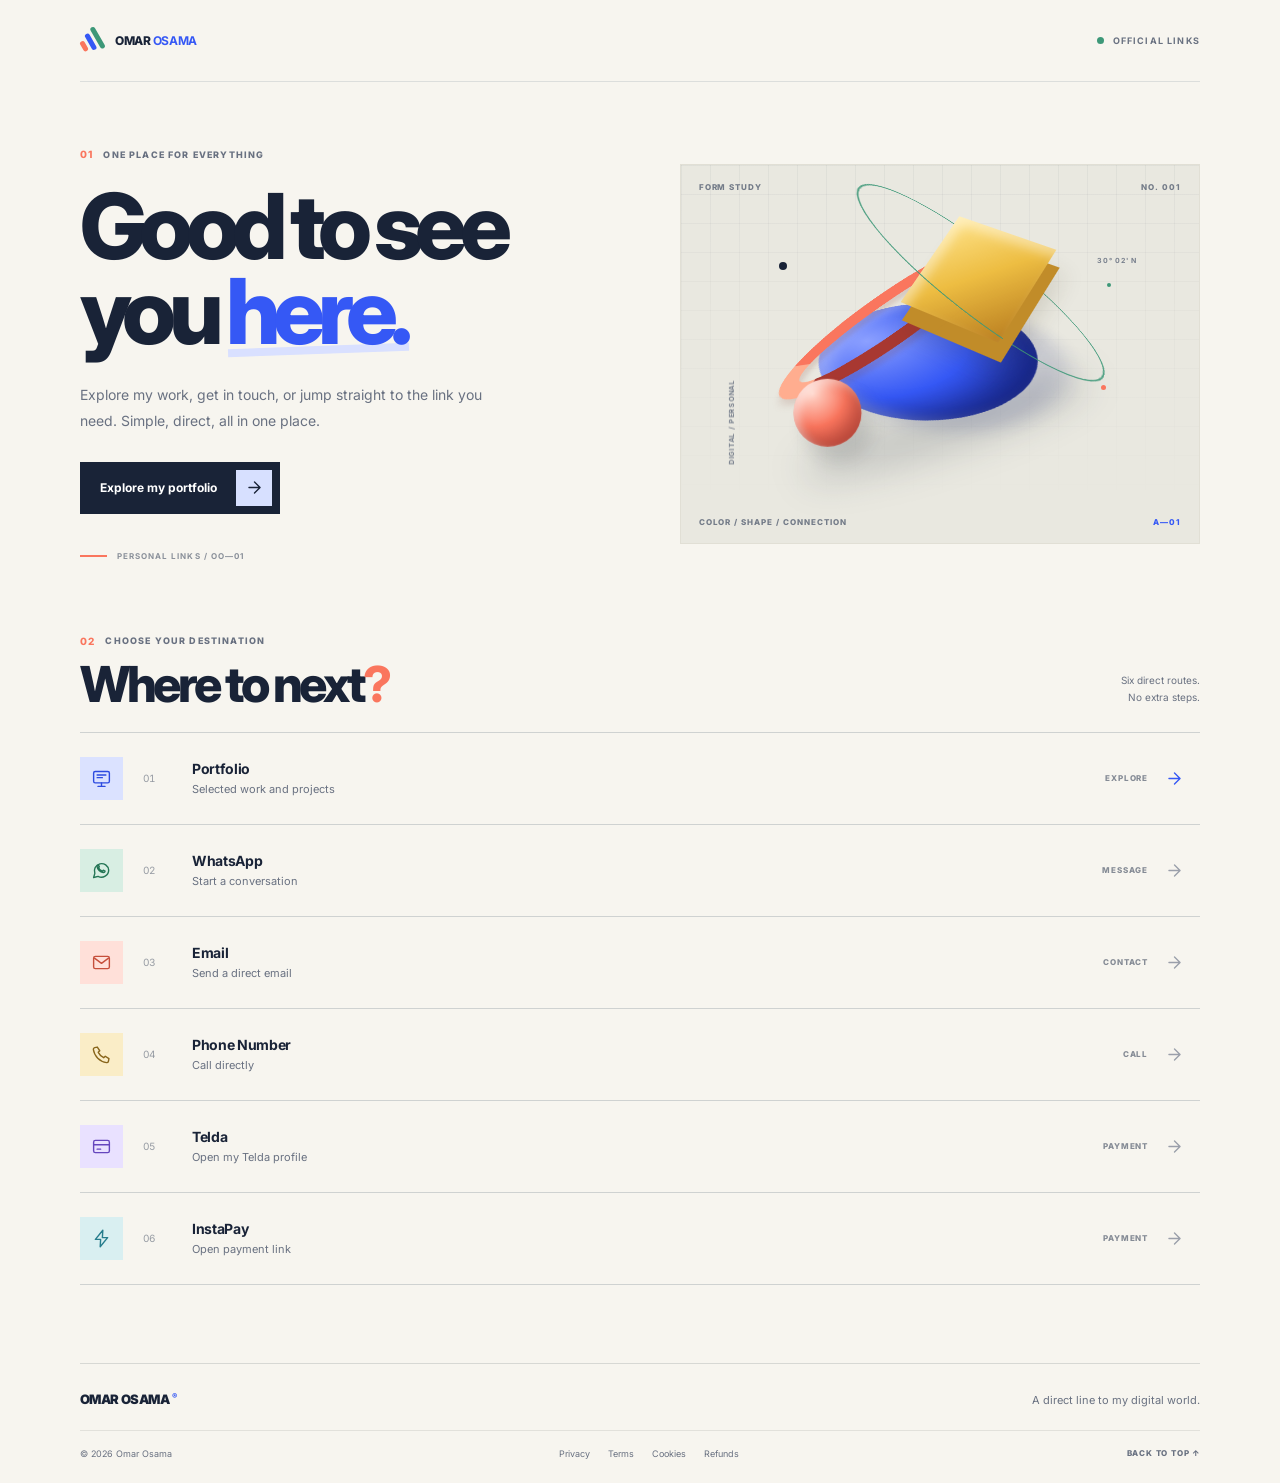
<file: index.html>
<!doctype html>
<html lang="en">
<head>
  <meta charset="utf-8">
  <meta name="viewport" content="width=device-width, initial-scale=1, viewport-fit=cover">
  <title>Omar Osama | Official Links</title>
  <meta name="description" content="Explore Omar Osama's portfolio and official contact links in one place.">
  <meta name="robots" content="index, follow">
  <meta name="theme-color" content="#f7f5ef">
  <link rel="canonical" href="https://omar-osama-ali.github.io/Link-Hub/">
  <meta property="og:type" content="website">
  <meta property="og:title" content="Omar Osama | Official Links">
  <meta property="og:description" content="Portfolio, contact details, and useful links for Omar Osama.">
  <meta property="og:url" content="https://omar-osama-ali.github.io/Link-Hub/">
  <link rel="icon" type="image/svg+xml" href="favicon.svg">
  <link rel="preconnect" href="https://fonts.googleapis.com">
  <link rel="preconnect" href="https://fonts.gstatic.com" crossorigin>
  <link href="https://fonts.googleapis.com/css2?family=Inter:wght@400;500;600;700;800;900&display=swap" rel="stylesheet">
  <link rel="stylesheet" href="style.css">
</head>
<body>
  <a class="skip-link" href="#main">Skip to content</a>

  <div class="page-shell">
    <header class="site-header" id="top">
      <a class="brand" href="#top" aria-label="Omar Osama home">
        <span class="brand-symbol" aria-hidden="true"><span></span><span></span><span></span></span>
        <span>OMAR <b>OSAMA</b></span>
      </a>
      <span class="header-note"><span class="status-dot" aria-hidden="true"></span> OFFICIAL LINKS</span>
    </header>

    <main id="main">
      <section class="hero" aria-labelledby="hero-title">
        <div class="hero-copy">
          <p class="eyebrow"><span class="eyebrow-number">01</span> ONE PLACE FOR EVERYTHING</p>
          <h1 id="hero-title">Good to see<br>you <span class="title-highlight">here.</span></h1>
          <p class="hero-description">Explore my work, get in touch, or jump straight to the link you need. Simple, direct, all in one place.</p>
          <a class="hero-cta" href="https://omar-osama-ali.github.io/" target="_blank" rel="noopener noreferrer">
            <span>Explore my portfolio</span>
            <span class="cta-arrow" aria-hidden="true">
              <svg viewBox="0 0 24 24"><path d="M5 12h13M12 5l7 7-7 7"/></svg>
            </span>
          </a>
          <div class="hero-caption"><span class="caption-line"></span><span>PERSONAL LINKS / OO—01</span></div>
        </div>

        <div class="art-panel" aria-label="Abstract three-dimensional colorful sculpture">
          <div class="art-panel-top"><span>FORM STUDY</span><span>NO. 001</span></div>
          <div class="art-scene" id="art-scene">
            <div class="art-shadow"></div>
            <div class="shape shape-disc"></div>
            <div class="shape shape-ring"></div>
            <div class="shape shape-block"></div>
            <div class="shape shape-orbit"></div>
            <div class="shape shape-ball"></div>
            <div class="art-spark spark-a"></div>
            <div class="art-spark spark-b"></div>
            <div class="art-spark spark-c"></div>
            <span class="art-coordinate coordinate-a">30° 02' N</span>
            <span class="art-coordinate coordinate-b">DIGITAL / PERSONAL</span>
          </div>
          <div class="art-panel-bottom"><span>COLOR / SHAPE / CONNECTION</span><span class="art-index">A—01</span></div>
        </div>
      </section>

      <section class="destinations" aria-labelledby="destinations-title">
        <div class="section-heading">
          <div>
            <p class="eyebrow"><span class="eyebrow-number">02</span> CHOOSE YOUR DESTINATION</p>
            <h2 id="destinations-title">Where to next<span class="period">?</span></h2>
          </div>
          <p class="section-aside">Six direct routes.<br>No extra steps.</p>
        </div>

        <nav class="link-list" aria-label="Official links">
          <a class="link-row portfolio-row" href="https://omar-osama-ali.github.io/" target="_blank" rel="noopener noreferrer" data-link-name="portfolio">
            <span class="row-icon icon-blue" aria-hidden="true"><svg viewBox="0 0 24 24"><rect x="3" y="4" width="18" height="13" rx="1.8"/><path d="M8 21h8M12 17v4M7 8h10M7 11h6"/></svg></span>
            <span class="row-number">01</span>
            <span class="row-copy"><strong>Portfolio</strong><small>Selected work and projects</small></span>
            <span class="row-type">EXPLORE</span>
            <span class="row-arrow" aria-hidden="true"><svg viewBox="0 0 24 24"><path d="M5 12h13M12 5l7 7-7 7"/></svg></span>
          </a>

          <a class="link-row" href="https://wa.me/201200140223" target="_blank" rel="noopener noreferrer" data-link-name="whatsapp">
            <span class="row-icon icon-green" aria-hidden="true"><svg viewBox="0 0 24 24"><path d="M20.2 11.5a8.2 8.2 0 0 1-12.1 7.2L3 20l1.4-4.7a8.2 8.2 0 1 1 15.8-3.8Z"/><path d="M8.5 8.2c.5 2.4 2 3.9 4.4 4.6l1.2-1.1 2 .9c-.2 1.1-1.1 1.8-2.2 1.7-3.5-.4-6.6-3.5-6.9-6.6-.1-1 .6-1.9 1.6-2l.9 2-1 1.1Z"/></svg></span>
            <span class="row-number">02</span>
            <span class="row-copy"><strong>WhatsApp</strong><small>Start a conversation</small></span>
            <span class="row-type">MESSAGE</span>
            <span class="row-arrow" aria-hidden="true"><svg viewBox="0 0 24 24"><path d="M5 12h13M12 5l7 7-7 7"/></svg></span>
          </a>

          <a class="link-row" href="mailto:omar.osama2011@yahoo.com" data-link-name="email">
            <span class="row-icon icon-coral" aria-hidden="true"><svg viewBox="0 0 24 24"><rect x="3" y="5" width="18" height="14" rx="2"/><path d="m4 7 8 6 8-6"/></svg></span>
            <span class="row-number">03</span>
            <span class="row-copy"><strong>Email</strong><small>Send a direct email</small></span>
            <span class="row-type">CONTACT</span>
            <span class="row-arrow" aria-hidden="true"><svg viewBox="0 0 24 24"><path d="M5 12h13M12 5l7 7-7 7"/></svg></span>
          </a>

          <a class="link-row" href="tel:+201200140223" data-link-name="phone">
            <span class="row-icon icon-yellow" aria-hidden="true"><svg viewBox="0 0 24 24"><path d="M7.2 3.5 10 7.7 8.3 9.5a14.2 14.2 0 0 0 6.2 6.2l1.8-1.7 4.2 2.8-.6 3a2 2 0 0 1-2.2 1.5A17.8 17.8 0 0 1 2.7 6.3a2 2 0 0 1 1.5-2.2l3-.6Z"/></svg></span>
            <span class="row-number">04</span>
            <span class="row-copy"><strong>Phone Number</strong><small>Call directly</small></span>
            <span class="row-type">CALL</span>
            <span class="row-arrow" aria-hidden="true"><svg viewBox="0 0 24 24"><path d="M5 12h13M12 5l7 7-7 7"/></svg></span>
          </a>

          <a class="link-row" href="https://telda.me/omarosama2011" target="_blank" rel="noopener noreferrer" data-link-name="telda">
            <span class="row-icon icon-violet" aria-hidden="true"><svg viewBox="0 0 24 24"><rect x="3" y="5" width="18" height="14" rx="2"/><path d="M3 10h18M7 15h4"/></svg></span>
            <span class="row-number">05</span>
            <span class="row-copy"><strong>Telda</strong><small>Open my Telda profile</small></span>
            <span class="row-type">PAYMENT</span>
            <span class="row-arrow" aria-hidden="true"><svg viewBox="0 0 24 24"><path d="M5 12h13M12 5l7 7-7 7"/></svg></span>
          </a>

          <a class="link-row" href="https://ipn.eg/S/omar.osama2011/instapay/8AsH4D" target="_blank" rel="noopener noreferrer" data-link-name="instapay">
            <span class="row-icon icon-cyan" aria-hidden="true"><svg viewBox="0 0 24 24"><path d="M13.5 2.5 5 13h6l-.5 8.5L19 11h-6l.5-8.5Z"/></svg></span>
            <span class="row-number">06</span>
            <span class="row-copy"><strong>InstaPay</strong><small>Open payment link</small></span>
            <span class="row-type">PAYMENT</span>
            <span class="row-arrow" aria-hidden="true"><svg viewBox="0 0 24 24"><path d="M5 12h13M12 5l7 7-7 7"/></svg></span>
          </a>
        </nav>
      </section>
    </main>

    <footer class="site-footer">
      <div class="footer-main">
        <a class="footer-brand" href="#top">OMAR OSAMA<span>®</span></a>
        <p>A direct line to my digital world.</p>
      </div>
      <div class="footer-bottom">
        <span>© <span id="year">2026</span> Omar Osama</span>
        <nav class="legal-links" aria-label="Legal information">
          <a href="privacy.html">Privacy</a>
          <a href="terms.html">Terms</a>
          <a href="cookies.html">Cookies</a>
          <a href="refunds.html">Refunds</a>
        </nav>
        <a class="back-top" href="#top">BACK TO TOP ↑</a>
      </div>
    </footer>
  </div>

  <div class="cookie-notice" id="cookie-notice" role="dialog" aria-live="polite" aria-label="Analytics consent" hidden>
    <div><strong>Optional analytics</strong><p>This site can use Google Analytics only if you choose to allow it. No analytics are loaded by default.</p></div>
    <div class="cookie-actions"><button type="button" class="cookie-accept" id="cookie-accept">Allow analytics</button><button type="button" class="cookie-reject" id="cookie-reject">No thanks</button></div>
  </div>

  <script src="script.js"></script>
</body>
</html>
</file>
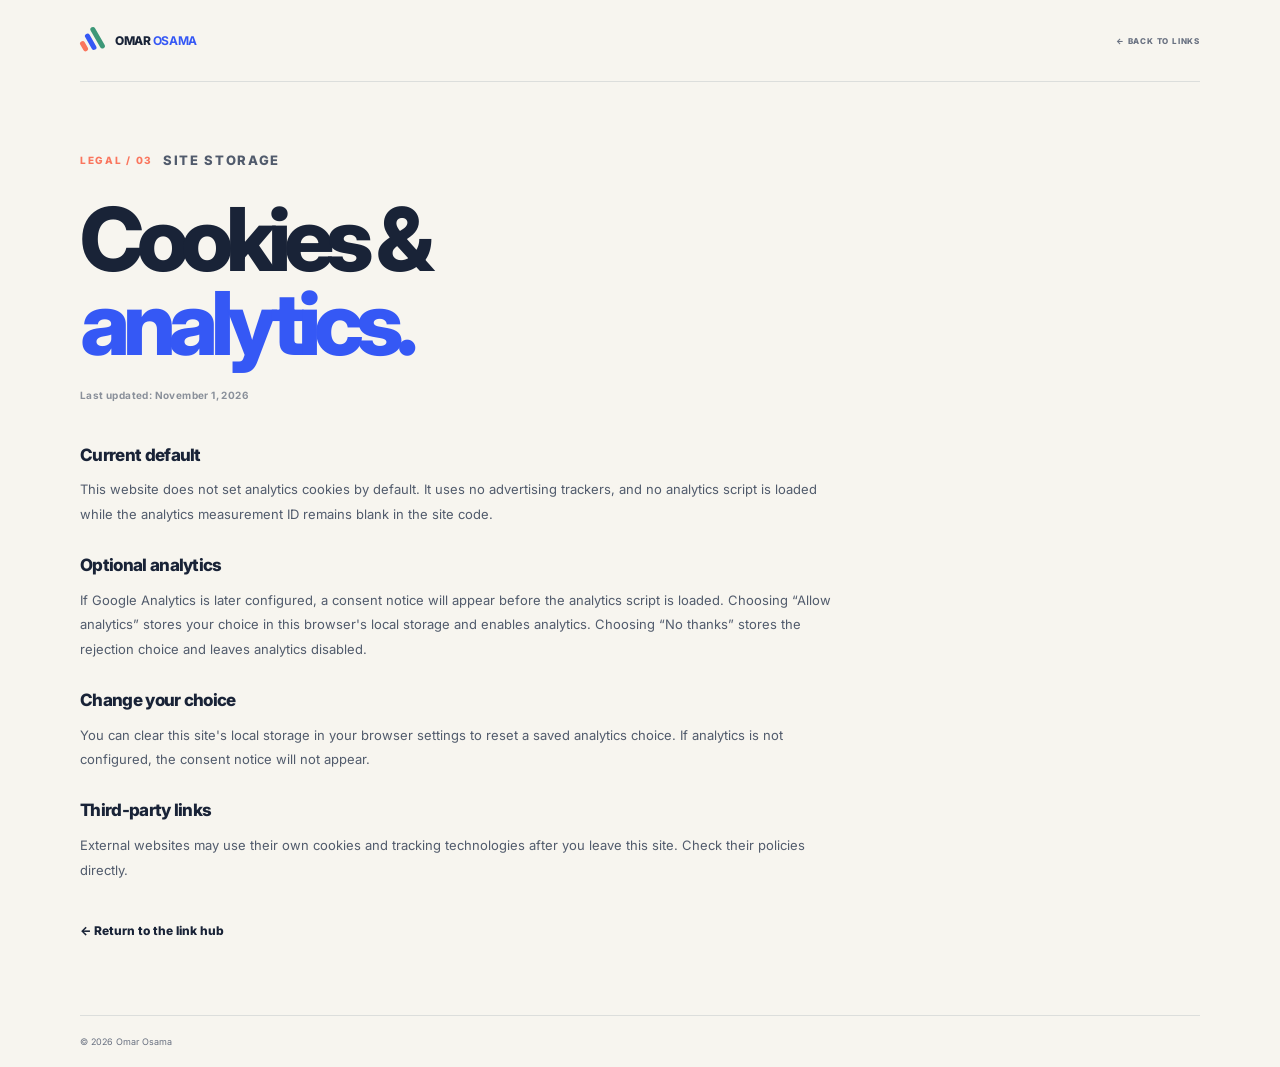
<file: cookies.html>
<!doctype html>
<html lang="en"><head><meta charset="utf-8"><meta name="viewport" content="width=device-width, initial-scale=1"><meta name="theme-color" content="#f7f5ef"><title>Cookies | Omar Osama</title><meta name="description" content="Cookie and local storage information for the Omar Osama link hub."><link rel="icon" type="image/svg+xml" href="favicon.svg"><link rel="stylesheet" href="style.css"></head>
<body><div class="page-shell legal-page"><header class="site-header"><a class="brand" href="index.html"><span class="brand-symbol" aria-hidden="true"><span></span><span></span><span></span></span><span>OMAR <b>OSAMA</b></span></a><a class="back-top" href="index.html">← BACK TO LINKS</a></header><main class="legal-content"><p class="eyebrow"><span class="eyebrow-number">LEGAL / 03</span> SITE STORAGE</p><h1>Cookies &<br><span class="title-highlight">analytics.</span></h1><p class="legal-updated">Last updated: November 1, 2026</p><h2>Current default</h2><p>This website does not set analytics cookies by default. It uses no advertising trackers, and no analytics script is loaded while the analytics measurement ID remains blank in the site code.</p><h2>Optional analytics</h2><p>If Google Analytics is later configured, a consent notice will appear before the analytics script is loaded. Choosing “Allow analytics” stores your choice in this browser's local storage and enables analytics. Choosing “No thanks” stores the rejection choice and leaves analytics disabled.</p><h2>Change your choice</h2><p>You can clear this site's local storage in your browser settings to reset a saved analytics choice. If analytics is not configured, the consent notice will not appear.</p><h2>Third-party links</h2><p>External websites may use their own cookies and tracking technologies after you leave this site. Check their policies directly.</p><a class="legal-home" href="index.html">← Return to the link hub</a></main><footer class="legal-footer">© <span class="current-year">2026</span> Omar Osama</footer></div><script>document.querySelectorAll('.current-year').forEach(e=>e.textContent=new Date().getFullYear())</script></body></html>
</file>
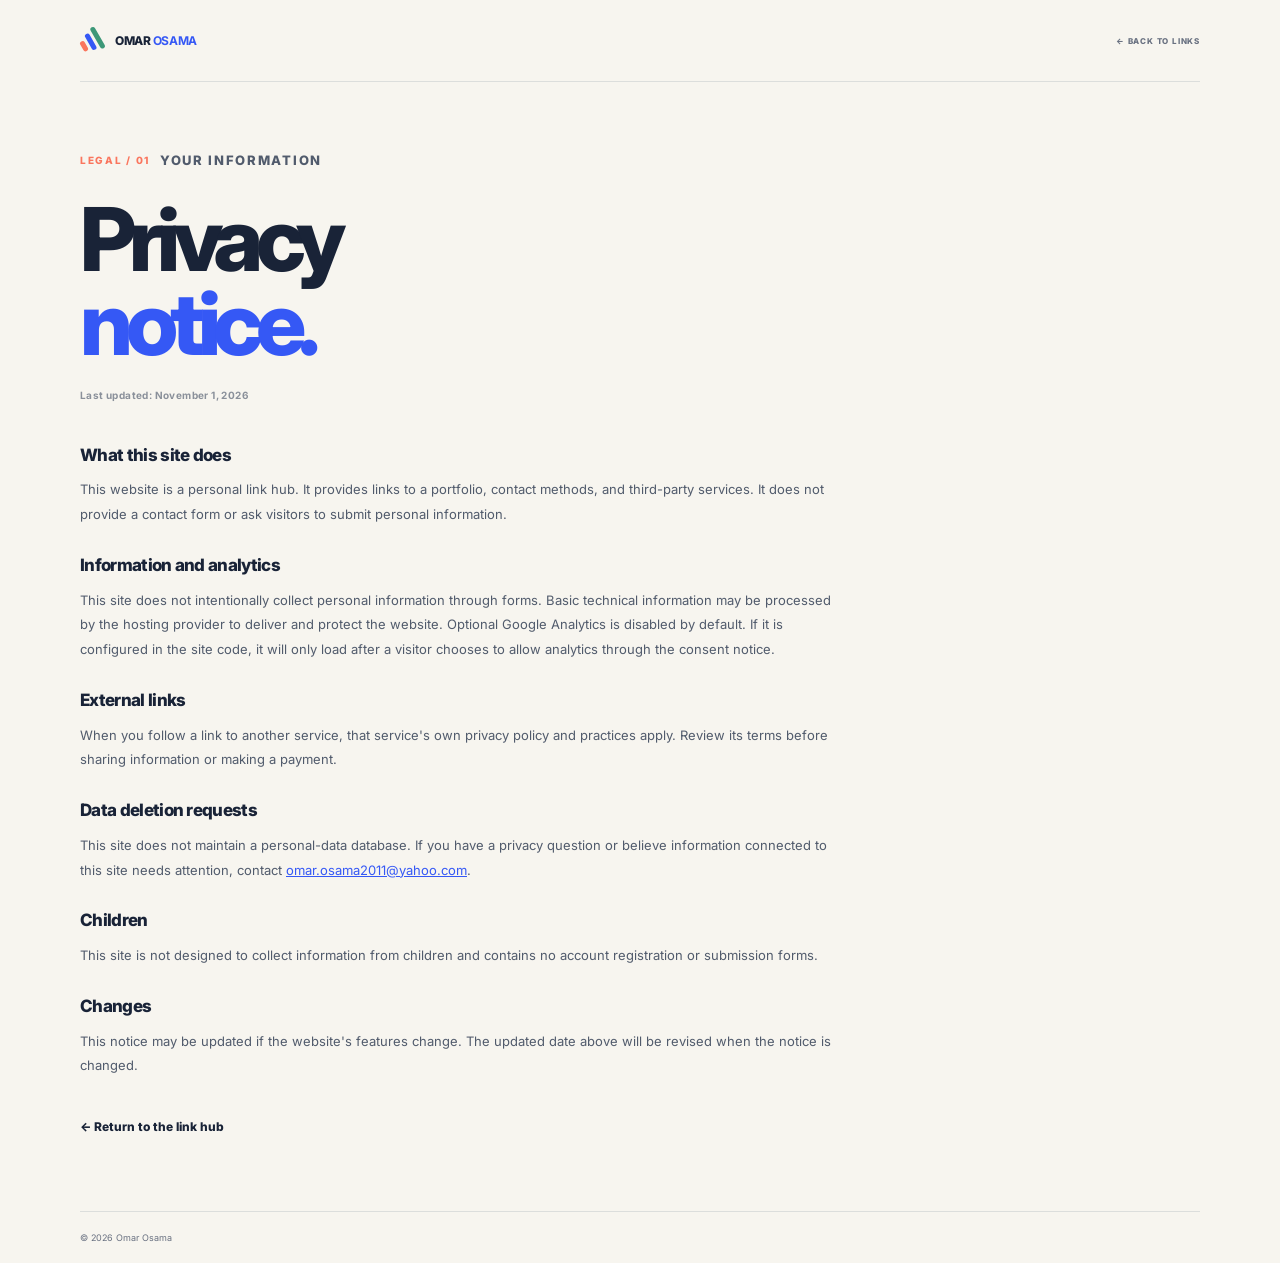
<file: privacy.html>
<!doctype html>
<html lang="en"><head><meta charset="utf-8"><meta name="viewport" content="width=device-width, initial-scale=1"><meta name="theme-color" content="#f7f5ef"><title>Privacy | Omar Osama</title><meta name="description" content="Privacy information for the Omar Osama link hub."><link rel="icon" type="image/svg+xml" href="favicon.svg"><link rel="stylesheet" href="style.css"></head>
<body><div class="page-shell legal-page"><header class="site-header"><a class="brand" href="index.html"><span class="brand-symbol" aria-hidden="true"><span></span><span></span><span></span></span><span>OMAR <b>OSAMA</b></span></a><a class="back-top" href="index.html">← BACK TO LINKS</a></header><main class="legal-content"><p class="eyebrow"><span class="eyebrow-number">LEGAL / 01</span> YOUR INFORMATION</p><h1>Privacy<br><span class="title-highlight">notice.</span></h1><p class="legal-updated">Last updated: November 1, 2026</p><h2>What this site does</h2><p>This website is a personal link hub. It provides links to a portfolio, contact methods, and third-party services. It does not provide a contact form or ask visitors to submit personal information.</p><h2>Information and analytics</h2><p>This site does not intentionally collect personal information through forms. Basic technical information may be processed by the hosting provider to deliver and protect the website. Optional Google Analytics is disabled by default. If it is configured in the site code, it will only load after a visitor chooses to allow analytics through the consent notice.</p><h2>External links</h2><p>When you follow a link to another service, that service's own privacy policy and practices apply. Review its terms before sharing information or making a payment.</p><h2>Data deletion requests</h2><p>This site does not maintain a personal-data database. If you have a privacy question or believe information connected to this site needs attention, contact <a href="mailto:omar.osama2011@yahoo.com">omar.osama2011@yahoo.com</a>.</p><h2>Children</h2><p>This site is not designed to collect information from children and contains no account registration or submission forms.</p><h2>Changes</h2><p>This notice may be updated if the website's features change. The updated date above will be revised when the notice is changed.</p><a class="legal-home" href="index.html">← Return to the link hub</a></main><footer class="legal-footer">© <span class="current-year">2026</span> Omar Osama</footer></div><script>document.querySelectorAll('.current-year').forEach(e=>e.textContent=new Date().getFullYear())</script></body></html>
</file>
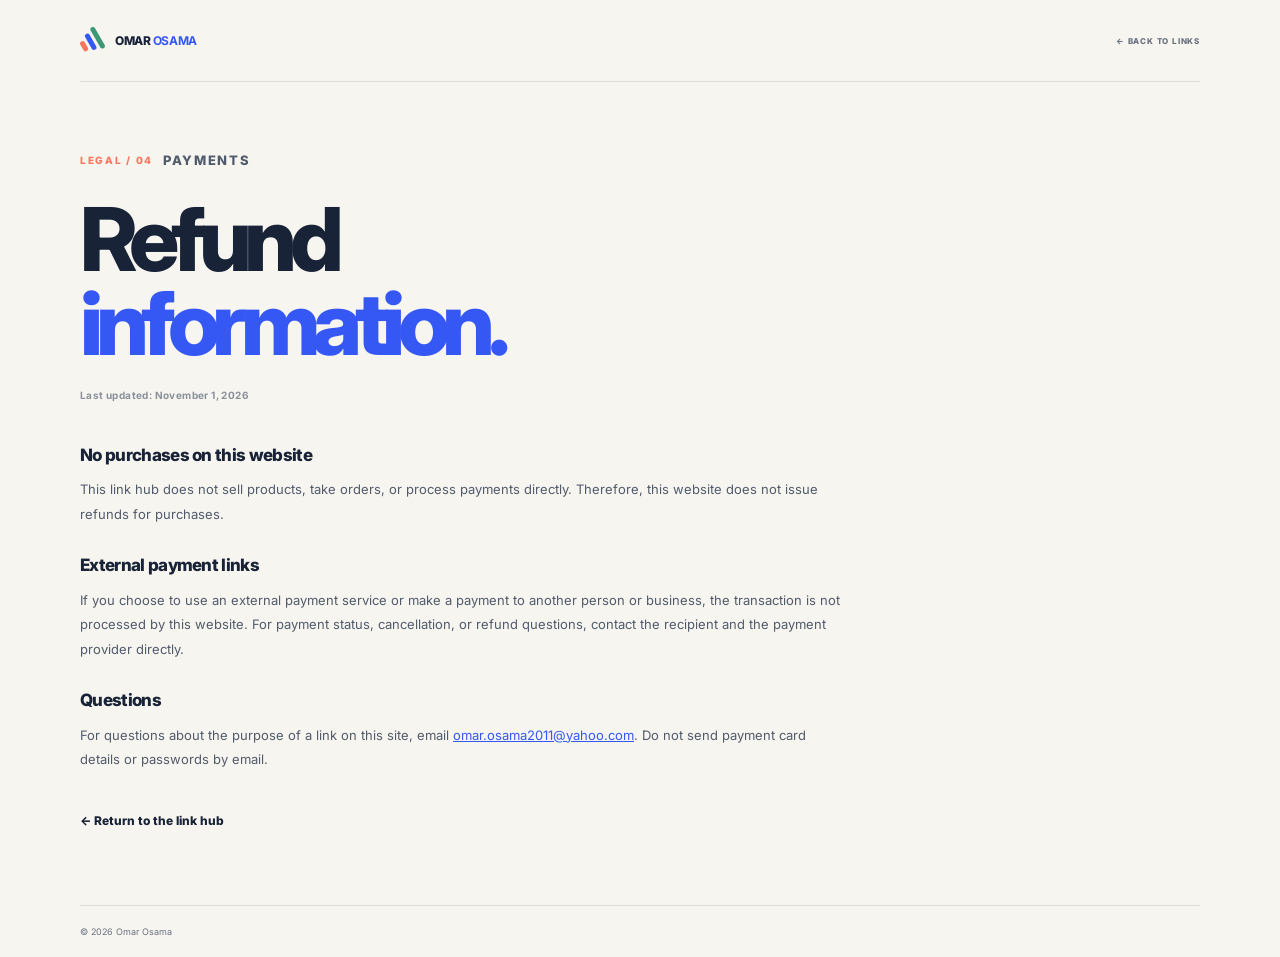
<file: refunds.html>
<!doctype html>
<html lang="en"><head><meta charset="utf-8"><meta name="viewport" content="width=device-width, initial-scale=1"><meta name="theme-color" content="#f7f5ef"><title>Refund Information | Omar Osama</title><meta name="description" content="Refund information for the Omar Osama link hub."><link rel="icon" type="image/svg+xml" href="favicon.svg"><link rel="stylesheet" href="style.css"></head>
<body><div class="page-shell legal-page"><header class="site-header"><a class="brand" href="index.html"><span class="brand-symbol" aria-hidden="true"><span></span><span></span><span></span></span><span>OMAR <b>OSAMA</b></span></a><a class="back-top" href="index.html">← BACK TO LINKS</a></header><main class="legal-content"><p class="eyebrow"><span class="eyebrow-number">LEGAL / 04</span> PAYMENTS</p><h1>Refund<br><span class="title-highlight">information.</span></h1><p class="legal-updated">Last updated: November 1, 2026</p><h2>No purchases on this website</h2><p>This link hub does not sell products, take orders, or process payments directly. Therefore, this website does not issue refunds for purchases.</p><h2>External payment links</h2><p>If you choose to use an external payment service or make a payment to another person or business, the transaction is not processed by this website. For payment status, cancellation, or refund questions, contact the recipient and the payment provider directly.</p><h2>Questions</h2><p>For questions about the purpose of a link on this site, email <a href="mailto:omar.osama2011@yahoo.com">omar.osama2011@yahoo.com</a>. Do not send payment card details or passwords by email.</p><a class="legal-home" href="index.html">← Return to the link hub</a></main><footer class="legal-footer">© <span class="current-year">2026</span> Omar Osama</footer></div><script>document.querySelectorAll('.current-year').forEach(e=>e.textContent=new Date().getFullYear())</script></body></html>
</file>
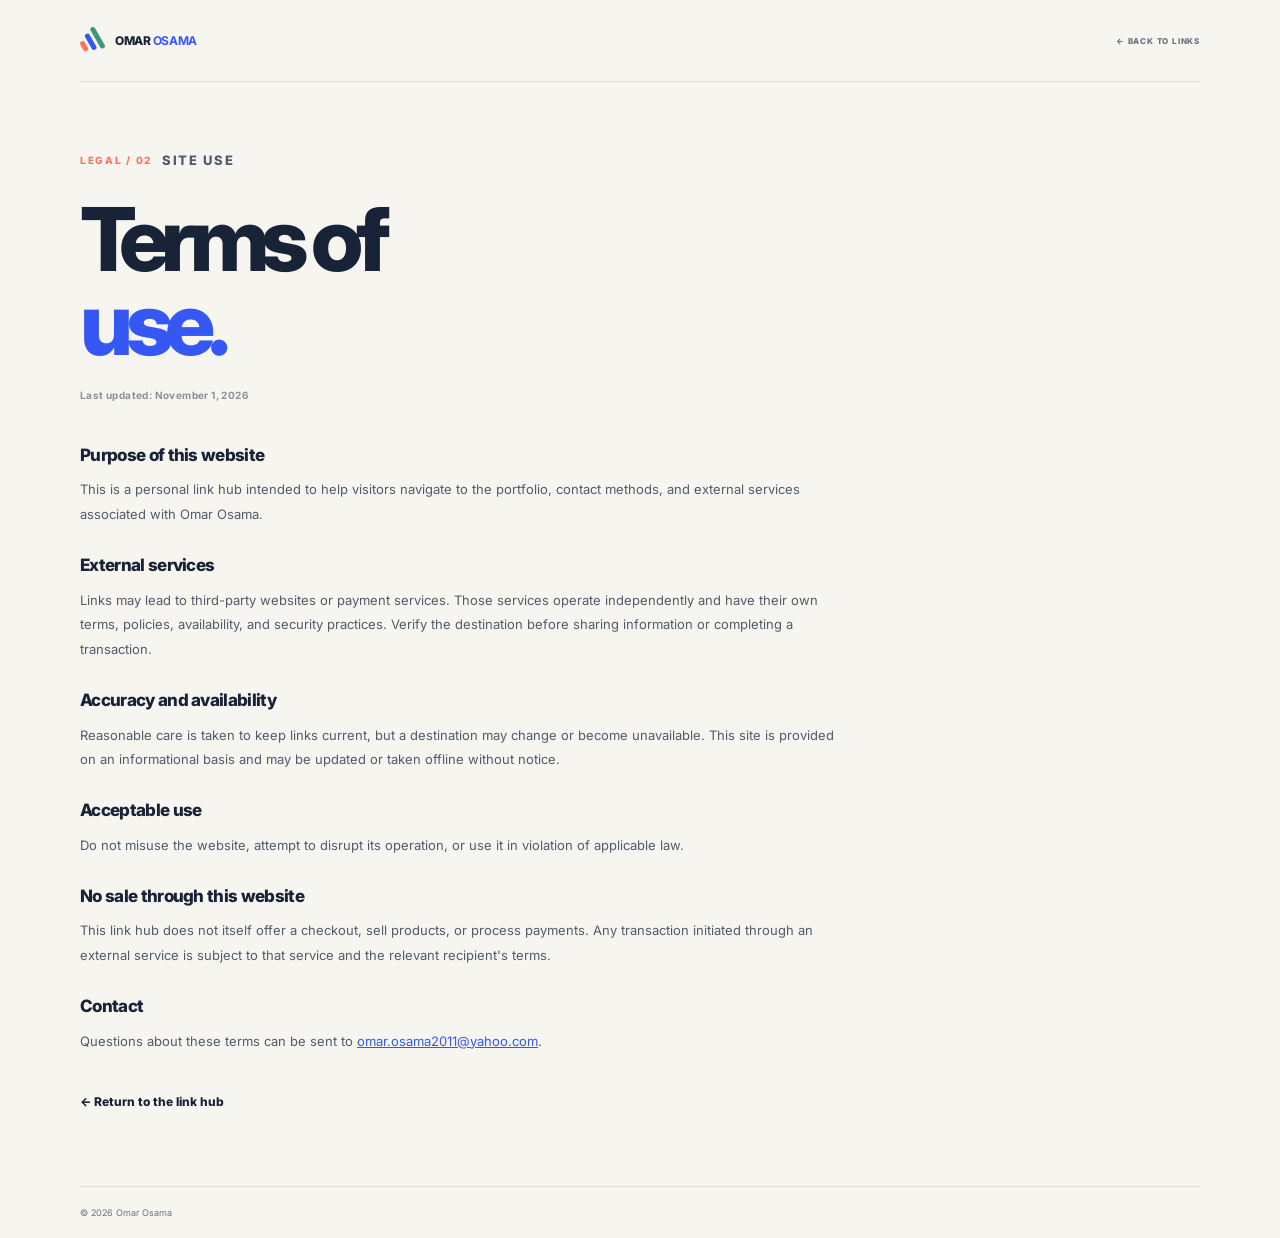
<file: terms.html>
<!doctype html>
<html lang="en"><head><meta charset="utf-8"><meta name="viewport" content="width=device-width, initial-scale=1"><meta name="theme-color" content="#f7f5ef"><title>Terms | Omar Osama</title><meta name="description" content="Terms of use for the Omar Osama link hub."><link rel="icon" type="image/svg+xml" href="favicon.svg"><link rel="stylesheet" href="style.css"></head>
<body><div class="page-shell legal-page"><header class="site-header"><a class="brand" href="index.html"><span class="brand-symbol" aria-hidden="true"><span></span><span></span><span></span></span><span>OMAR <b>OSAMA</b></span></a><a class="back-top" href="index.html">← BACK TO LINKS</a></header><main class="legal-content"><p class="eyebrow"><span class="eyebrow-number">LEGAL / 02</span> SITE USE</p><h1>Terms of<br><span class="title-highlight">use.</span></h1><p class="legal-updated">Last updated: November 1, 2026</p><h2>Purpose of this website</h2><p>This is a personal link hub intended to help visitors navigate to the portfolio, contact methods, and external services associated with Omar Osama.</p><h2>External services</h2><p>Links may lead to third-party websites or payment services. Those services operate independently and have their own terms, policies, availability, and security practices. Verify the destination before sharing information or completing a transaction.</p><h2>Accuracy and availability</h2><p>Reasonable care is taken to keep links current, but a destination may change or become unavailable. This site is provided on an informational basis and may be updated or taken offline without notice.</p><h2>Acceptable use</h2><p>Do not misuse the website, attempt to disrupt its operation, or use it in violation of applicable law.</p><h2>No sale through this website</h2><p>This link hub does not itself offer a checkout, sell products, or process payments. Any transaction initiated through an external service is subject to that service and the relevant recipient's terms.</p><h2>Contact</h2><p>Questions about these terms can be sent to <a href="mailto:omar.osama2011@yahoo.com">omar.osama2011@yahoo.com</a>.</p><a class="legal-home" href="index.html">← Return to the link hub</a></main><footer class="legal-footer">© <span class="current-year">2026</span> Omar Osama</footer></div><script>document.querySelectorAll('.current-year').forEach(e=>e.textContent=new Date().getFullYear())</script></body></html>
</file>
<file: style.css>
@import url('https://fonts.googleapis.com/css2?family=Inter:wght@400;500;600;700;800;900&display=swap');

:root {
  color-scheme: light;
  --paper: #f7f5ef;
  --paper-deep: #efede5;
  --ink: #192337;
  --muted: #697181;
  --soft: #8a909a;
  --line: #dcdedc;
  --blue: #3558f5;
  --coral: #fa765e;
  --green: #3d9878;
  --yellow: #e9b93f;
  --violet: #8b70db;
  --cyan: #3e9eb4;
  --font: "Inter", -apple-system, BlinkMacSystemFont, "Segoe UI", sans-serif;
  --ease: cubic-bezier(.2,.75,.25,1);
}
*, *::before, *::after { box-sizing: border-box; }
html { scroll-behavior: smooth; background: var(--paper); }
body { margin: 0; min-height: 100vh; color: var(--ink); background: var(--paper); font-family: var(--font); -webkit-font-smoothing: antialiased; text-rendering: optimizeLegibility; }
a { color: inherit; }
button { font: inherit; }
.page-shell { width: min(1120px, calc(100% - 72px)); margin: 0 auto; }
.skip-link { position: fixed; top: 10px; left: 10px; z-index: 100; padding: 12px 16px; background: var(--ink); color: white; transform: translateY(-160%); }
.skip-link:focus { transform: translateY(0); }
.site-header { height: 82px; display: flex; align-items: center; justify-content: space-between; border-bottom: 1px solid var(--line); }
.brand { display: inline-flex; align-items: center; gap: 11px; font-size: 12px; font-weight: 800; letter-spacing: -.035em; text-decoration: none; }
.brand b { color: var(--blue); }
.brand-symbol { width: 24px; height: 24px; position: relative; display: inline-flex; align-items: center; gap: 3px; transform: rotate(-30deg); }
.brand-symbol span { width: 5px; border-radius: 3px; display: block; background: var(--blue); }
.brand-symbol span:nth-child(1) { height: 11px; background: var(--coral); }
.brand-symbol span:nth-child(2) { height: 18px; background: var(--blue); }
.brand-symbol span:nth-child(3) { height: 24px; background: var(--green); }
.header-note { display: flex; align-items: center; gap: 9px; color: var(--muted); font-size: 9px; letter-spacing: .13em; font-weight: 700; }
.status-dot { width: 7px; height: 7px; border-radius: 50%; background: var(--green); }
.hero { min-height: 515px; display: grid; grid-template-columns: 1fr .94fr; align-items: center; gap: 46px; padding: 66px 0 62px; }
.hero-copy { position: relative; z-index: 2; }
.eyebrow { margin: 0 0 24px; display: flex; align-items: center; gap: 10px; color: var(--muted); font-size: 9px; font-weight: 800; letter-spacing: .13em; }
.eyebrow-number { color: var(--coral); font-size: 10px; }
h1 { margin: 0; font-size: clamp(3.6rem, 7.1vw, 6.4rem); line-height: .94; letter-spacing: -.085em; font-weight: 800; }
.title-highlight { position: relative; color: var(--blue); display: inline-block; }
.title-highlight::after { content: ""; position: absolute; left: 2px; right: -4px; height: 8px; bottom: 1px; z-index: -1; background: #d9e0ff; transform: rotate(-2deg); }
.hero-description { max-width: 420px; margin: 27px 0 28px; color: var(--muted); font-size: 14px; line-height: 1.85; }
.hero-cta { display: inline-flex; align-items: center; gap: 19px; padding: 7px 7px 7px 19px; min-height: 52px; color: white; background: var(--ink); text-decoration: none; font-size: 12px; font-weight: 700; border: 1px solid var(--ink); transition: background .2s ease, transform .2s var(--ease); }
.hero-cta:hover { background: var(--blue); border-color: var(--blue); transform: translateY(-2px); }
.hero-cta:focus-visible, .link-row:focus-visible, .legal-links a:focus-visible, .back-top:focus-visible { outline: 3px solid var(--blue); outline-offset: 4px; }
.cta-arrow { width: 36px; height: 36px; display: grid; place-items: center; color: var(--ink); background: #d7e0ff; }
.cta-arrow svg, .row-arrow svg { width: 19px; height: 19px; fill: none; stroke: currentColor; stroke-width: 1.7; stroke-linecap: round; stroke-linejoin: round; }
.hero-caption { margin-top: 37px; display: flex; align-items: center; gap: 10px; color: var(--soft); font-size: 8px; letter-spacing: .13em; font-weight: 700; }
.caption-line { width: 27px; height: 2px; background: var(--coral); }

.art-panel { height: 380px; position: relative; overflow: hidden; background: #e9e8e0; border: 1px solid #e1dfd5; isolation: isolate; }
.art-panel::before { content: ""; position: absolute; inset: 0; background-image: linear-gradient(rgba(25,35,55,.045) 1px, transparent 1px), linear-gradient(90deg, rgba(25,35,55,.045) 1px, transparent 1px); background-size: 29px 29px; mask-image: linear-gradient(to bottom, black, transparent 90%); }
.art-panel-top, .art-panel-bottom { position: absolute; z-index: 5; left: 18px; right: 18px; display: flex; justify-content: space-between; color: #737b88; font-size: 8px; font-weight: 800; letter-spacing: .12em; }
.art-panel-top { top: 17px; }
.art-panel-bottom { bottom: 16px; }
.art-index { color: var(--blue); }
.art-scene { position: absolute; inset: 35px 0 36px; perspective: 850px; transform-style: preserve-3d; }
.art-shadow { position: absolute; width: 58%; height: 16%; top: 66%; left: 22%; border-radius: 50%; background: rgba(25,35,55,.17); filter: blur(18px); transform: rotate(-18deg); }
.shape { position: absolute; transform-style: preserve-3d; }
.shape-disc { width: 215px; height: 215px; top: 21%; left: 27%; border-radius: 50%; background: radial-gradient(circle at 30% 25%, #8ca0ff, #3558f5 47%, #1c2e9e 78%); box-shadow: inset -20px -20px 35px rgba(13,23,90,.35), inset 10px 8px 20px rgba(255,255,255,.4), 16px 27px 20px rgba(34,48,125,.15); transform: rotateX(58deg) rotateZ(-28deg) translateZ(20px); }
.shape-ring { width: 255px; height: 112px; top: 36%; left: 22%; border: 24px solid transparent; border-top-color: #fa765e; border-right-color: #d94c3c; border-bottom-color: #a83831; border-left-color: #ffad8f; border-radius: 50%; transform: rotate(-35deg) rotateX(60deg) translateZ(66px); filter: drop-shadow(0 12px 5px rgba(127,55,46,.16)); }
.shape-block { width: 105px; height: 105px; top: 25%; left: 51%; background: linear-gradient(135deg, #ffe48c 0%, #edbd42 50%, #bb8021 100%); transform: rotate(33deg) rotateX(18deg) rotateY(-28deg) translateZ(95px); box-shadow: 12px 16px 0 #c18c29, 18px 24px 22px rgba(71,57,22,.16), inset 8px 8px 12px rgba(255,255,255,.42); }
.shape-orbit { width: 290px; height: 160px; top: 27%; left: 18%; border: 2px solid rgba(61,152,120,.88); border-radius: 50%; transform: rotate(38deg) rotateX(62deg) translateZ(112px); }
.shape-ball { width: 58px; height: 58px; top: 57%; left: 26%; border-radius: 50%; background: radial-gradient(circle at 28% 22%, #ffd5c9, #fa765e 46%, #b94137 100%); box-shadow: inset -8px -8px 13px rgba(116,34,29,.25), inset 5px 4px 8px rgba(255,255,255,.55), 9px 12px 15px rgba(36,39,48,.15); transform: translateZ(125px); }
.art-spark { position: absolute; width: 8px; height: 8px; border-radius: 50%; background: var(--ink); }
.spark-a { top: 20%; left: 19%; }
.spark-b { top: 60%; right: 18%; width: 5px; height: 5px; background: var(--coral); }
.spark-c { top: 27%; right: 17%; width: 4px; height: 4px; background: var(--green); }
.art-coordinate { position: absolute; color: #777f8c; font-size: 7px; font-weight: 700; letter-spacing: .1em; }
.coordinate-a { top: 18%; right: 12%; }
.coordinate-b { bottom: 14%; left: 9%; writing-mode: vertical-rl; transform: rotate(180deg); }

.destinations { padding: 12px 0 78px; }
.section-heading { display: flex; justify-content: space-between; align-items: end; gap: 24px; margin-bottom: 22px; }
.section-heading .eyebrow { margin-bottom: 11px; }
h2 { margin: 0; font-size: clamp(2rem, 4vw, 3.1rem); line-height: 1.05; letter-spacing: -.07em; font-weight: 800; }
.period { color: var(--coral); }
.section-aside { margin: 0 0 4px; color: var(--muted); font-size: 10px; line-height: 1.7; text-align: right; }
.link-list { border-top: 1px solid #cfd2d1; }
.link-row { min-height: 92px; display: grid; grid-template-columns: 48px 34px minmax(0, 1fr) 94px 22px; align-items: center; gap: 15px; padding: 13px 15px 13px 0; text-decoration: none; border-bottom: 1px solid #cfd2d1; transition: background .22s ease, padding .22s var(--ease); }
.link-row:hover { background: rgba(255,255,255,.7); padding-left: 10px; padding-right: 12px; }
.row-icon { width: 43px; height: 43px; display: grid; place-items: center; color: var(--ink); }
.row-icon svg { width: 21px; height: 21px; fill: none; stroke: currentColor; stroke-width: 1.6; stroke-linecap: round; stroke-linejoin: round; }
.icon-blue { background: #dbe2ff; color: #2d4be0; }
.icon-green { background: #d8eee3; color: #247555; }
.icon-coral { background: #ffe0d9; color: #c64f3b; }
.icon-yellow { background: #faedc7; color: #88651b; }
.icon-violet { background: #e9e1ff; color: #6546bd; }
.icon-cyan { background: #d9eff1; color: #277d8d; }
.row-number { color: #969ba3; font-size: 10px; font-variant-numeric: tabular-nums; }
.row-copy { min-width: 0; display: flex; flex-direction: column; gap: 5px; }
.row-copy strong { font-size: 14px; font-weight: 700; letter-spacing: -.025em; }
.row-copy small { color: var(--muted); font-size: 11px; }
.row-type { color: #858b95; font-size: 8px; letter-spacing: .1em; font-weight: 800; text-align: right; }
.row-arrow { display: grid; place-items: center; color: #9a9faa; transition: transform .22s var(--ease), color .22s ease; }
.link-row:hover .row-arrow { transform: translateX(4px); color: var(--blue); }
.portfolio-row .row-arrow { color: var(--blue); }

.site-footer { border-top: 1px solid #d7d8d4; }
.footer-main { display: flex; align-items: baseline; justify-content: space-between; gap: 20px; padding: 27px 0 23px; }
.footer-brand { color: var(--ink); font-size: 13px; font-weight: 900; letter-spacing: -.045em; text-decoration: none; }
.footer-brand span { margin-left: 3px; color: var(--blue); font-size: 8px; vertical-align: top; }
.footer-main p { margin: 0; color: var(--muted); font-size: 11px; }
.footer-bottom { display: flex; align-items: center; justify-content: space-between; gap: 18px; padding: 17px 0 24px; border-top: 1px solid #e2e1db; color: var(--muted); font-size: 9px; }
.legal-links { display: flex; flex-wrap: wrap; gap: 18px; }
.legal-links a, .back-top { color: var(--muted); text-decoration: none; }
.legal-links a:hover, .back-top:hover { color: var(--blue); }
.back-top { font-size: 8px; letter-spacing: .1em; font-weight: 800; white-space: nowrap; }

.cookie-notice { position: fixed; z-index: 50; left: 22px; right: 22px; bottom: 22px; max-width: 700px; margin: 0 auto; padding: 18px; display: flex; align-items: center; justify-content: space-between; gap: 20px; background: white; border: 1px solid #d8d9d5; box-shadow: 0 16px 50px rgba(25,35,55,.18); }
.cookie-notice[hidden] { display: none; }
.cookie-notice strong { font-size: 12px; }
.cookie-notice p { max-width: 390px; margin: 5px 0 0; color: var(--muted); font-size: 11px; line-height: 1.6; }
.cookie-actions { display: flex; gap: 8px; flex-shrink: 0; }
.cookie-actions button { min-height: 38px; padding: 0 12px; border: 1px solid var(--ink); cursor: pointer; font-size: 10px; font-weight: 700; }
.cookie-accept { color: white; background: var(--ink); }
.cookie-reject { color: var(--ink); background: white; }
.cookie-actions button:focus-visible { outline: 3px solid var(--blue); outline-offset: 3px; }

@media (min-width: 1400px) { .hero { min-height: 560px; } }
@media (max-width: 850px) {
  .page-shell { width: min(700px, calc(100% - 48px)); }
  .hero { grid-template-columns: 1fr .82fr; gap: 25px; padding: 54px 0 48px; min-height: 470px; }
  h1 { font-size: clamp(3.25rem, 7vw, 4.7rem); }
  .art-panel { height: 330px; }
  .shape-disc { width: 175px; height: 175px; left: 26%; }
  .shape-ring { width: 220px; left: 17%; }
  .shape-block { width: 82px; height: 82px; }
  .shape-orbit { width: 245px; }
}
@media (max-width: 620px) {
  .page-shell { width: calc(100% - 36px); }
  .site-header { height: 70px; }
  .header-note { font-size: 8px; letter-spacing: .08em; }
  .hero { display: flex; flex-direction: column; align-items: stretch; gap: 29px; padding: 43px 0 46px; }
  .eyebrow { margin-bottom: 19px; font-size: 8px; }
  h1 { font-size: clamp(3.6rem, 15vw, 5rem); }
  .hero-description { font-size: 13px; margin: 23px 0 22px; }
  .hero-caption { margin-top: 26px; }
  .art-panel { height: 300px; }
  .art-scene { transform: scale(.88); transform-origin: center center; }
  .destinations { padding: 0 0 48px; }
  .section-heading { align-items: end; gap: 10px; margin-bottom: 17px; }
  h2 { font-size: 2.1rem; }
  .section-aside { font-size: 9px; }
  .link-row { min-height: 82px; grid-template-columns: 42px 24px minmax(0,1fr) 18px; gap: 10px; padding: 11px 2px 11px 0; }
  .link-row:hover { padding-left: 5px; padding-right: 4px; }
  .row-icon { width: 39px; height: 39px; }
  .row-icon svg { width: 19px; height: 19px; }
  .row-number { font-size: 9px; }
  .row-copy strong { font-size: 13px; }
  .row-copy small { font-size: 10px; }
  .row-type { display: none; }
  .footer-main { display: block; padding: 23px 0 19px; }
  .footer-main p { margin-top: 7px; }
  .footer-bottom { display: grid; grid-template-columns: 1fr auto; gap: 15px; }
  .legal-links { grid-column: 1 / -1; grid-row: 2; gap: 16px; }
  .back-top { grid-column: 2; grid-row: 1; }
  .cookie-notice { left: 12px; right: 12px; bottom: 12px; padding: 15px; display: block; }
  .cookie-actions { margin-top: 13px; }
  .cookie-actions button { flex: 1; }
}
@media (max-width: 360px) {
  .page-shell { width: calc(100% - 28px); }
  .header-note { letter-spacing: .02em; font-size: 7px; }
  h1 { font-size: 3.25rem; }
  .art-panel { height: 260px; }
  .art-scene { transform: scale(.76); }
  .section-aside { display: none; }
  .link-row { grid-template-columns: 38px 20px minmax(0,1fr) 16px; gap: 8px; }
}
@media (prefers-reduced-motion: reduce) {
  *, *::before, *::after { animation-duration: .01ms !important; animation-iteration-count: 1 !important; scroll-behavior: auto !important; transition-duration: .01ms !important; }
}


/* Shared legal and error-page layout */
.legal-page, .error-page { min-height: 100vh; display: flex; flex-direction: column; }
.legal-content { width: min(760px, 100%); padding: 66px 0 76px; flex: 1; }
.legal-content h1, .error-content h1 { font-size: clamp(3.3rem, 8vw, 5.5rem); line-height: .96; margin: 0 0 20px; }
.legal-content .legal-updated { margin: 0 0 42px; color: var(--soft); font-size: 10px; font-weight: 700; letter-spacing: .04em; }
.legal-content h2 { margin: 30px 0 9px; font-size: 17px; letter-spacing: -.04em; }
.legal-content p { color: #515b6c; font-size: 13px; line-height: 1.9; }
.legal-content a:not(.legal-home) { color: var(--blue); }
.legal-home { display: inline-block; margin-top: 28px; color: var(--ink); text-decoration: none; font-size: 12px; font-weight: 800; }
.legal-home:hover { color: var(--blue); }
.legal-footer { border-top: 1px solid var(--line); padding: 20px 0; color: var(--muted); font-size: 9px; }
.error-content { flex: 1; padding: 100px 0 120px; }
.error-content .hero-description { max-width: 430px; }
@media (max-width: 620px) { .legal-content { padding: 46px 0 56px; } .legal-content h1, .error-content h1 { font-size: 3.6rem; } .error-content { padding: 75px 0 90px; } }
</file>
